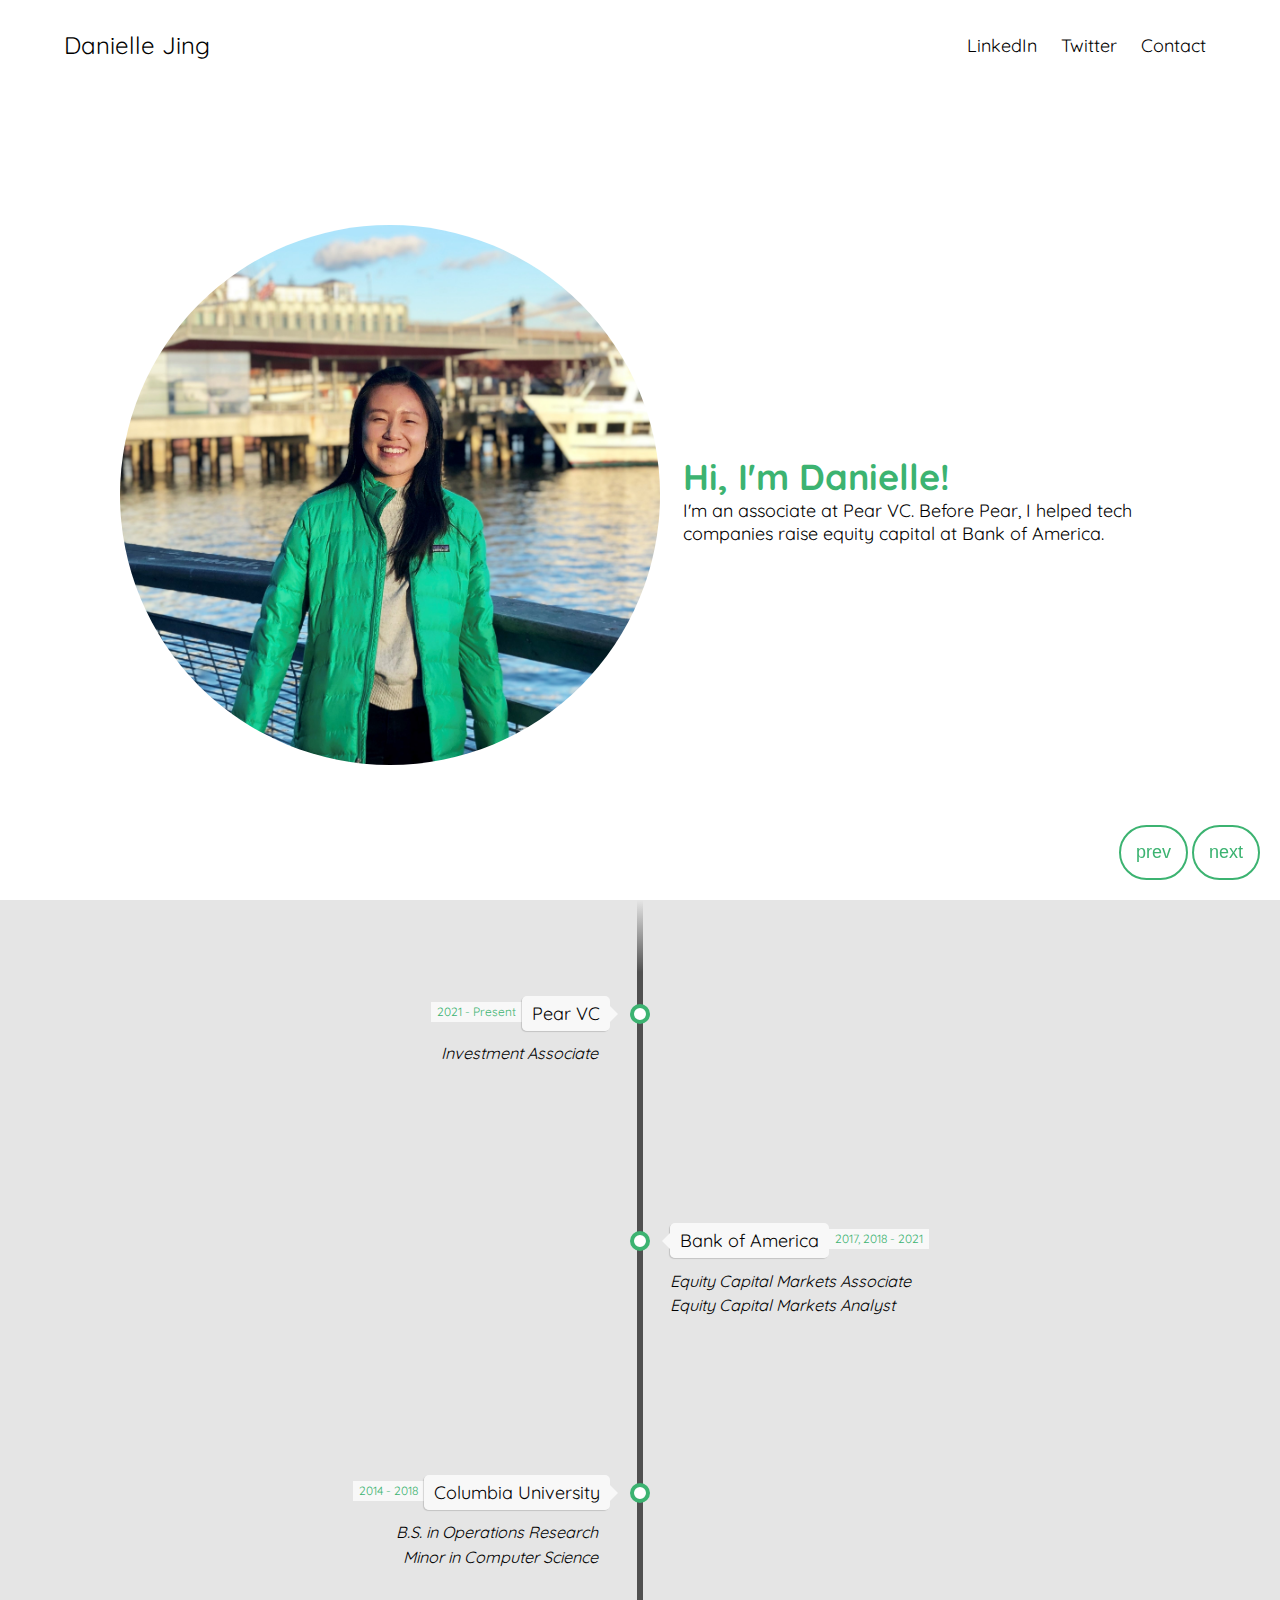
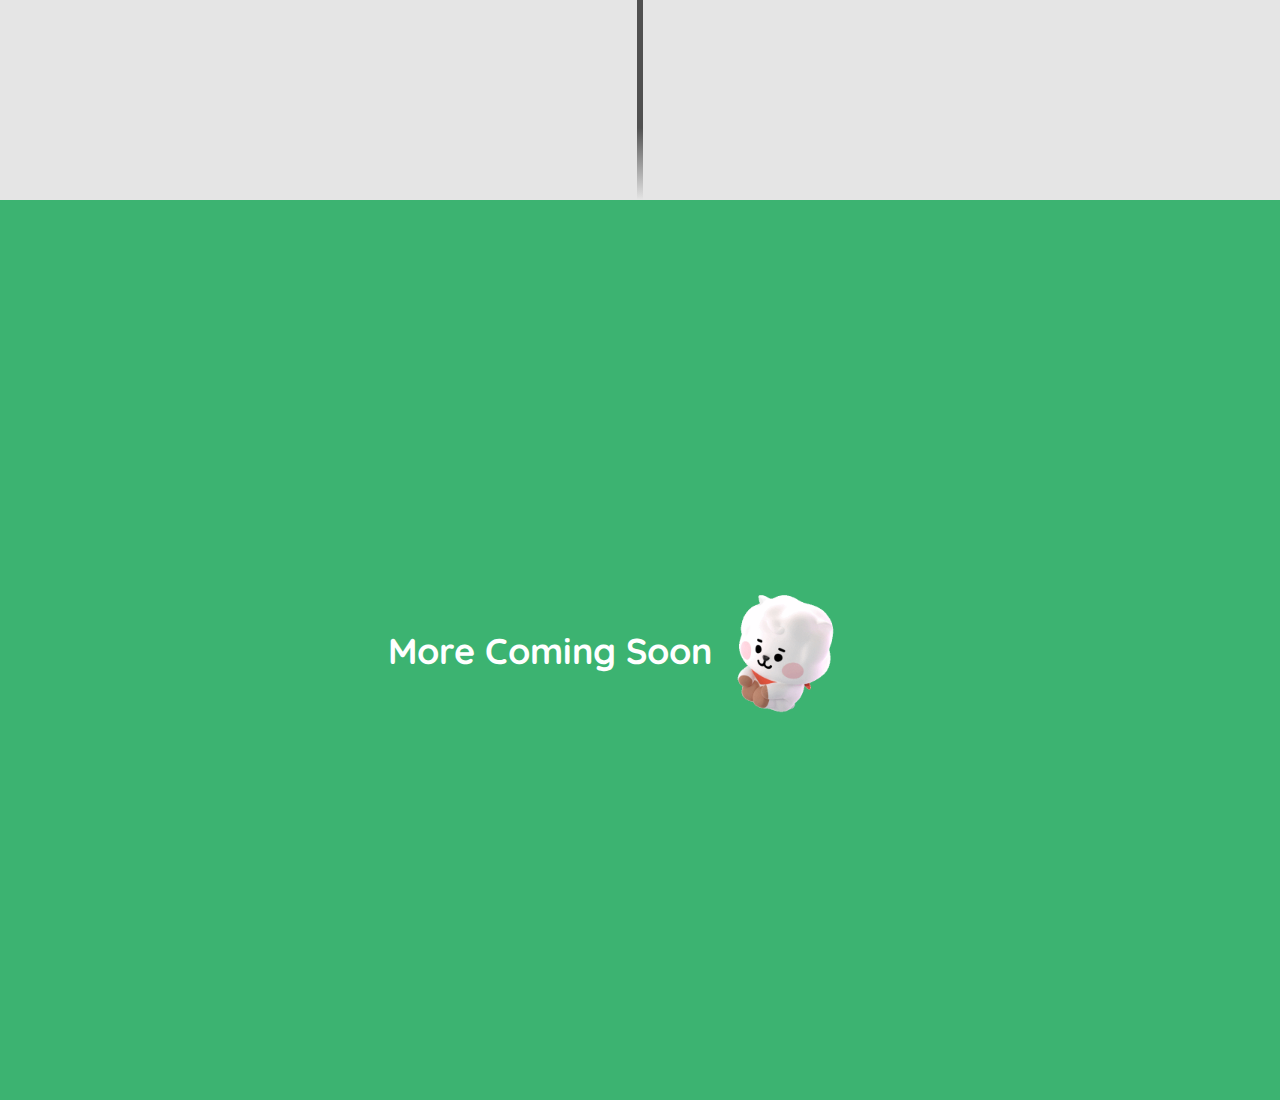
<file: index.html>
<!DOCTYPE html>
<html>
<head>
	<meta charset-"utf-8" />
	<meta name="viewport" content="width=device-width, initial-scale=1.0">
	<title>Danielle</title>
	<link rel="stylesheet" href="styles.css">	
	<link rel="shortcut icon" type="image/x-icon" href="images/icon-new.PNG">

	<!-- Global site tag (gtag.js) - Google Analytics -->
	<script async src="https://www.googletagmanager.com/gtag/js?id=G-LTKMQH6CHM"></script>
	<script>
	window.dataLayer = window.dataLayer || [];
	function gtag(){dataLayer.push(arguments);}
	gtag('js', new Date());

	gtag('config', 'G-LTKMQH6CHM');
	</script>
</head>

<body>
	<div class="content">
		<!--Home Page-->
		<section>
			<!--Navbar-->
			<header>
				<div class="page_title">
					<div>Danielle Jing</div>
				</div>
				<nav>
					<ul class="nav_links">
						<li><a href="https://www.linkedin.com/in/daniellejing/" target="_blank">LinkedIn</a></li>
						<li><a href="https://twitter.com/DanielleJing" target="_blank">Twitter</a></li>
						<li><a class="typeform-share button" href="https://form.typeform.com/to/QhHkJqjj?typeform-medium=embed-snippet" data-mode="popup"  data-size="70" data-hide-headers="true" data-hide-footer="true" target="_blank">Contact</a> <script> (function() { var qs,js,q,s,d=document, gi=d.getElementById, ce=d.createElement, gt=d.getElementsByTagName, id="typef_orm_share", b="https://embed.typeform.com/"; if(!gi.call(d,id)){ js=ce.call(d,"script"); js.id=id; js.src=b+"embed.js"; q=gt.call(d,"script")[0]; q.parentNode.insertBefore(js,q) } })() </script></li>
					</ul>	
				</nav>
			</header>


			<!--About Me-->
			<div class="about_me">
				<div class="profile_pic">
					<img src="images/dj2-crop.jpg" class="profile_pic">
				</div>

				<div class="profile_content">
					<h1>Hi, I'm Danielle!</h1>
					<p>I'm an associate at Pear VC. Before Pear, I helped tech companies raise equity capital at Bank of America.</p>
				</div>
			</div>
		</section>


		<!--Timeline Page-->
		<section>
			<ul class="timeline">

				<!--Item 1-->
				<li>
					<div class="direction-l">
						<div class="flag-wrapper">
							<span class="flag"><a href="https://www.pear.vc/" target="_blank">Pear VC</a></span>
							<span class="time-wrapper">
								<span class="time">2021 - Present</span>
							</span>
						</div>
						<div class="desc">Investment Associate</div>
					</div>
				</li>

				<!--Item 2-->
				<li>
					<div class="direction-r">
						<div class="flag-wrapper">
							<span class="flag">Bank of America</span>
							<span class="time-wrapper">
								<span class="time">2017, 2018 - 2021</span>
							</span>
						</div>
						<div class="desc">Equity Capital Markets Associate<br/>Equity Capital Markets Analyst</div>
					</div>
				</li>

				<!--Item 3-->
				<li>
					<div class="direction-l">
						<div class="flag-wrapper">
							<span class="flag">Columbia University</span>
							<span class="time-wrapper">
								<span class="time">2014 - 2018</span>
							</span>
						</div>
						<div class="desc">B.S. in Operations Research<br/>Minor in Computer Science</div>
					</div>
				</li>

				

			</ul>

		</section>



		<!--TBD Page-->
		<section>
			<div class="tbd_page">
				<h1>More Coming Soon</h1>
			</div>
			<div class="ending-gif"><img src="images/llama.gif"></div>
			
		</section>

	</div>

	<div class="nav_buttons">
		<button class="prev">prev</button>
		<button class="next">next</button>
	</div>
	<script src="index.js"></script>
</body>
</html>
</file>
<file: styles.css>
/* Master styles */
@import url('https://fonts.googleapis.com/css2?family=Quicksand&display=swap');

* {
	box-sizing: border-box;
	margin: 0;
	padding: 0;
	/*background-color:white;*/
}

body {
	height:100vh;
	overflow: hidden;
}
@media (max-width: 860px) {
	.body {
		height:100vh;
		overflow: hidden;
   }
}


section {
	height: 100vh;
	position: relative;
}

/* Navbar */
li,a {
	font-family: "Quicksand", sans-serif;
	font-weight: 400;
	font-size: 18px;
	color: black;
	text-decoration: none;
}
@media (max-width: 860px) {
	li, a {
		font-family: "Quicksand", sans-serif;
		font-weight: 400;
		font-size: 14px;
		color: black;
		text-decoration:none;
   }
}

header {
	display: flex;
	justify-content: space-between;
	align-items: center;
	padding: 2px 5%;
	height: 10vh;
}

.nav_links {
	list-style: none;
}

.nav_links li {
	display: inline-block;
	padding: 10px 10px;
}
@media (max-width: 860px) {
	.nav_links li {
		display: inline-block;
		padding: 3px 3px;
	}
}

.nav_links li a {
	transition: all 0.3s ease 0s;
}

.nav_links li a:hover {
	color: grey;
}

.page_title {
	font-family: "Quicksand", sans-serif;
	font-weight: 400;
	font-size: 24px;
	color: black;
	text-decoration: none;
}
@media (max-width: 860px) {
	.page_title {
		font-family: "Quicksand", sans-serif;
		font-weight: 400;
		font-size: 16px;
		color: black;
		text-decoration: none;
   }
}


/* About me styles */

.about_me {
	display: flex;
	flex-wrap: wrap;
	justify-content: center;
	align-items: center;
	padding: 5% 5%;
	height: 90vh;
}
@media (max-width: 860px) {
	.about_me {
		display: flex;
		flex-wrap: wrap;
		justify-content: center;
		align-items: normal;
		padding: 5% 5%;
		height: 70vh;	
   }
}

.profile_pic {
	max-width: 90vw;
	max-height: 90vw;
	width: 60vh;
	height: 60vh;
	object-fit: cover;
	border-radius: 50%;
}

img {
	display: inline;
	margin: 0 auto;
	height: auto;
	width: 100%;
}

.profile_content {
	font-family: "Quicksand", sans-serif;
	font-weight: 400;
	font-size: 18px;
	text-decoration: none;
	padding-left: 2%;
	width: 500px;
	padding-top: 1vh;
}
@media (max-width: 860px) {
	.profile_content {
		font-family: "Quicksand", sans-serif;
		font-weight: 400;
		font-size: 3.5vw;
		text-decoration: none;
		text-align: center;
		width: 860px;
   }
}

.profile_content h1 {
	color: 	#3CB371;
}

/*Timeline Page*/

section:nth-child(2) {
	background-color: #E5E5E5;
}

.timeline {
	position: relative;
	width: 860px;
	margin: 0px auto;
	padding: 20px;
	list-style-type: none;
}
@media (max-width: 860px) {
	.timeline {
		width: 100%;
		padding: 4em 0 1em 0;
   }
}

.timeline:before {
	position: absolute;
	left: 50%;
	top: 0;
	content: ' ';
	display: block;
	width: 6px;
	height: 100vh;
	background: rgb(80,80,80);
	margin-left: -3px;
	background: -moz-linear-gradient(top, rgba(80,80,80,0) 0%, rgb(80,80,80) 8%, rgb(80,80,80) 92%, rgba(80,80,80,0) 100%);
	background: -webkit-gradient(linear, left top, left bottom, color-stop(0%,rgba(30,87,153,1)), color-stop(100%,rgba(125,185,232,1)));
	background: -webkit-linear-gradient(top, rgba(80,80,80,0) 0%, rgb(80,80,80) 8%, rgb(80,80,80) 92%, rgba(80,80,80,0) 100%);
	background: -o-linear-gradient(top, rgba(80,80,80,0) 0%, rgb(80,80,80) 8%, rgb(80,80,80) 92%, rgba(80,80,80,0) 100%);
	background: -ms-linear-gradient(top, rgba(80,80,80,0) 0%, rgb(80,80,80) 8%, rgb(80,80,80) 92%, rgba(80,80,80,0) 100%);
	background: linear-gradient(to bottom, rgba(80,80,80,0) 0%, rgb(80,80,80) 8%, rgb(80,80,80) 92%, rgba(80,80,80,0) 100%);
	z-index: 5;
}

.timeline li {
	padding: 10% 0;
}
@media (max-width: 860px) {
	.timeline li {
		padding: 10% 0;
   }
}

.timeline li:after {
	content: "";
	display: block;
	height: 0;
	clear: both;
	visibility: hidden;
}

.direction-l {
	position: relative;
	width: 380px;
	float: left;
	text-align: right;
}
@media (max-width: 860px) {
	.direction-l {
		float: none;
		width: 100%;
		text-align: center;
   }
}

.direction-r {
	position: relative;
	width: 380px;
	float: right;
}
@media (max-width: 860px) {
	.direction-r {
		float: none;
		width: 100%;
		text-align: center;
   }
}

.flag-wrapper {
	position: relative;
	display: inline-block;
	text-align: center;
}
@media (max-width: 860px) {
	.flag-wrapper {
		text-align: center;
   }
}

.flag {
	position: relative;
	display: inline;
	background: #f8f8f8;
	padding: 6px 10px;
	border-radius: 5px;
	font-weight: 00;
	text-align: left;
}
@media (max-width: 860px) {
	.flag {
		background: #fff;
		z-index: 15;
   }
}

.direction-l .flag {
	box-shadow: -1px 1px 1px rgba(0, 0, 0, 0.15);
}

.direction-r .flag {
	box-shadow: -1px 1px 1px rgba(0, 0, 0, 0.15);
}

.direction-l .flag:before, 
.direction-r .flag:before {
	position: absolute;
	top: 50%;
	right: -40px;
	content: ' ';
	display: block;
	width: 12px;
	height: 12px;
	margin-top: -10px;
	background: #fff;
	border-radius: 10px;
	border: 4px solid #3CB371;
	z-index: 10;
}
@media (max-width: 860px) {
	.direction-l .flag:before {
		position: absolute;
		top: -30px;
		left: 50%;
		content: ' ';
		display: block;
		margin-left: -10px;
   }
}

.direction-r .flag:before {
	left: -40px;
}
@media (max-width: 860px) {
	.direction-r .flag:before {
		position: absolute;
		top: -30px;
		left: 50%;
		content: ' ';
		display: block;
		margin-left: -10px;
   }
}

.direction-l .flag:after {
	content: "";
	position: absolute;
	left: 100%;
	top: 50%;
	height: 0;
	width: 0;
	margin-top: -8px;
	border: solid transparent;
	border-left-color: #f8f8f8;
	border-width: 8px;
	pointer-events: none;
}
@media (max-width: 860px) {
	.direction-l .flag:after {
		content: "";
		position: absolute;
		left: 50%;
		top: -8px;
		height: 0;
		width: 0;
		margin-left: -8px;
		border: solid transparent;
		border-bottom-color: #fff;
		border-width: 8px;
		pointer-events: none;
   }
}

.direction-r .flag:after {
	content: "";
	position: absolute;
	right: 100%;
	top: 50%;
	height: 0;
	width: 0;
	margin-top: -8px;
	border: solid transparent;
	border-right-color: #f8f8f8;
	border-width: 8px;
	pointer-events: none;
}
@media (max-width: 860px) {
	.direction-r .flag:after {
		content: "";
		position: absolute;
		right: 50%;
		top: -8px;
		height: 0;
		width: 0;
		margin-right: -8px;
		border: solid transparent;
		border-bottom-color: #fff;
		border-width: 8px;
		pointer-events: none;
   }
}

.time-wrapper {
	display: inline;
	line-height: 1em;
	font-size: 0.66666em;
	color: #3cb371;
	vertical-align: middle;
}
@media (max-width: 860px) {
	.time-wrapper {
		display: block;
		position: relative;
		margin: 4px 0 0 0;
		z-index: 14;
   }
}

.direction-l .time-wrapper {
	float: left;
}
@media (max-width: 860px) {
	.direction-l .time-wrapper {
		float: none;
   }
}

.direction-r .time-wrapper {
	float: right;
}
@media (max-width: 860px) {
	.direction-r .time-wrapper {
		float: none;
   }
}

.time {
	display: inline-block;
	padding: 4px 6px;
	background: #f8f8f8;
}

.desc {
	margin: 1em 0.75em 0 0;
	font-size: 0.9em;
	font-style: italic;
	line-height: 1.5em;
}
.desc a {
	color: #3cb371;
	text-decoration: none;
}
.desc a:hover {
	text-decoration: underline;
}
@media (max-width: 860px) {
	.desc {
		position: relative;
		margin: 0.5vh 1em 0 1em;
		padding: 0.2vh;
		background: #f5f5f5;
		box-shadow: 0 0 1px rgba(0, 0, 0, 0.20);
		z-index: 15;
   }
}



/*TBD Page*/

section:nth-child(3) {
	background-color:#3CB371; 
	display: flex;
	justify-content: center;
	align-items: center;
	flex-wrap: wrap;
}

.tbd_page {
	display: flex;
	font-family: "Quicksand", sans-serif;
	font-weight: 400;
	font-size: 18px;
	color: white;
	text-decoration: none;
	justify-content: center;
	align-items: center;
}

.ending-gif {
	height:20vh;
	width:20vh;
	max-height:20vw;
	max-width: 30vw;
}


/*Bottom buttons*/
.nav_buttons {
	position: fixed;
	bottom: 20px;
	right: 20px;
}

button {
	font-size: 18px;
	border: 2px solid #3CB371;
	padding: 15px;
	border-radius: 30px;
	color:#3CB371;
	background-color: white;
	outline: none;
}
@media (max-width: 860px) {
	button {
		font-size: 14px;
		border: 2px solid #3CB371;
		padding: 10px;
		border-radius: 30px;
		color:#3CB371;
		background-color: white;
		outline: none;
	}
}

button:hover {
	color: white;
	background-color:#3CB371;
	outline: none;
}

button:active {
	color: white;
	background-color:#3CB371;
	outline: none;
}
</file>
